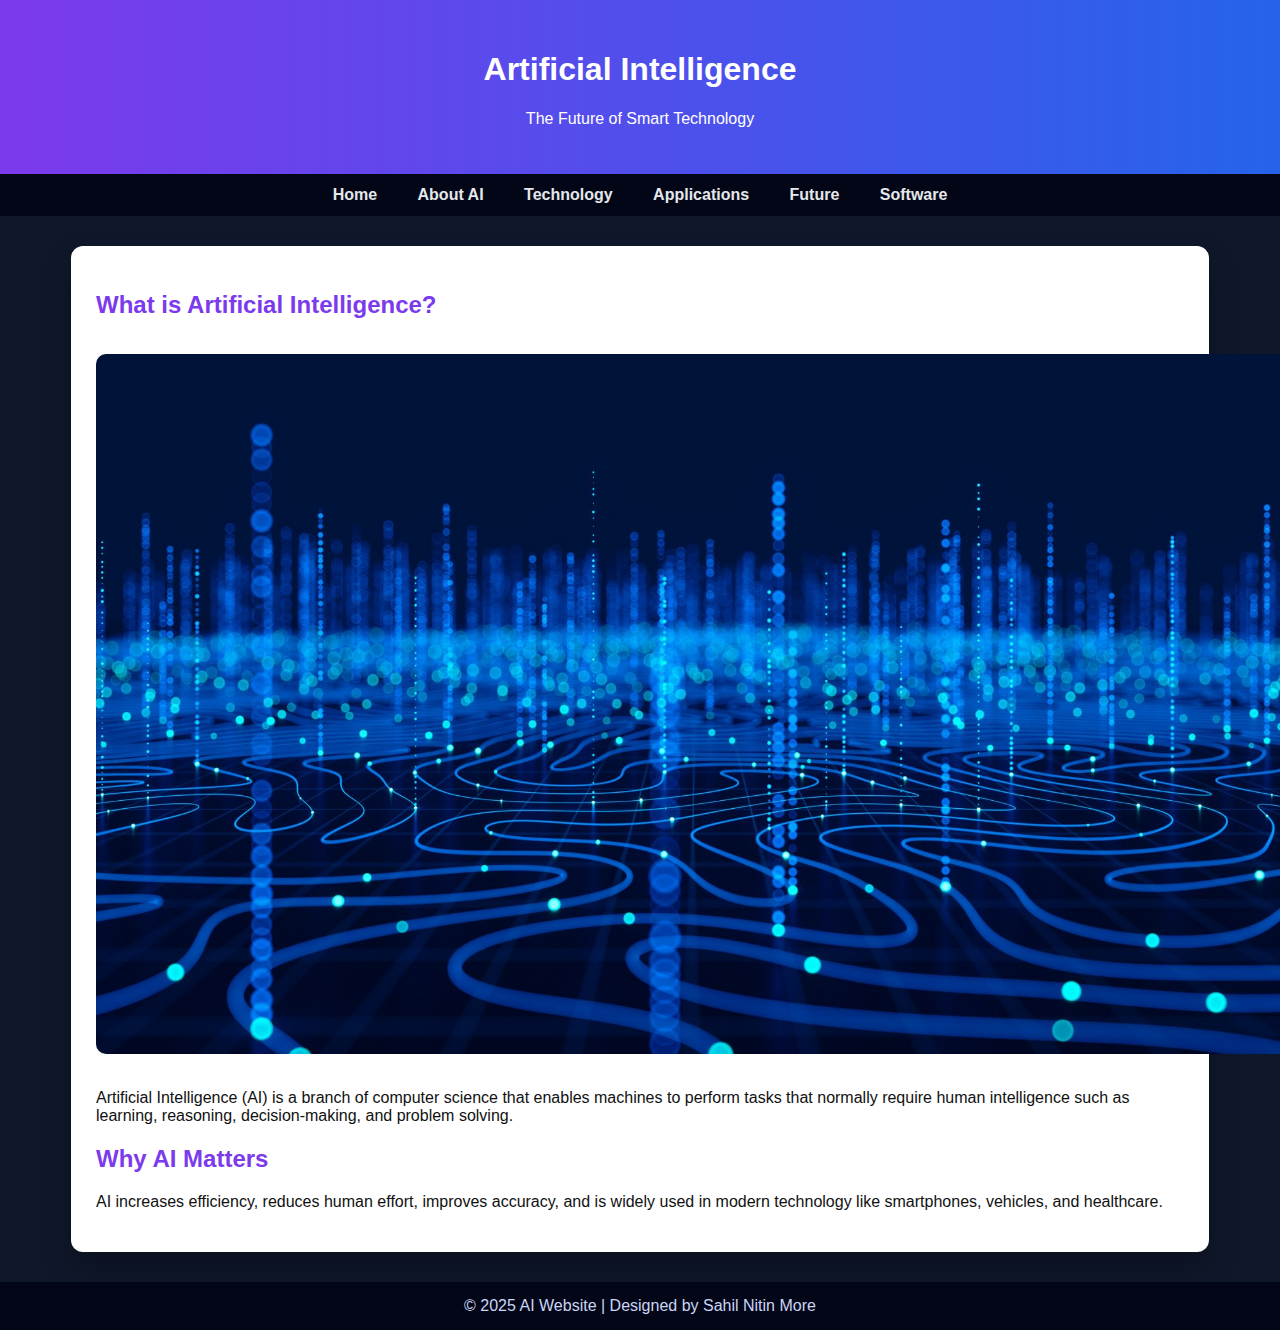
<file: index.html>
<!DOCTYPE html>
<html>
<head>
<title>AI Home</title>
<link rel="stylesheet" href="style.css">
</head>
<body>

<header>
<h1>Artificial Intelligence</h1>
<p>The Future of Smart Technology</p>
</header>

<nav>
<a href="index.html">Home</a>
<a href="about.html">About AI</a>
<a href="technology.html">Technology</a>
<a href="applications.html">Applications</a>
<a href="future.html">Future</a>
<a href="software.html">Software</a>


</nav>

<section class="content">
<h2>What is Artificial Intelligence?</h2>
<img src="ai-home.jpg" height="700px" width="1200px">

<p>
Artificial Intelligence (AI) is a branch of computer science that enables
machines to perform tasks that normally require human intelligence such as
learning, reasoning, decision-making, and problem solving.
</p>

<h2>Why AI Matters</h2>
<p>
AI increases efficiency, reduces human effort, improves accuracy, and is
widely used in modern technology like smartphones, vehicles, and healthcare.
</p>
</section>

<footer>
© 2025 AI Website | Designed by Sahil Nitin More
</footer>

</body>
</html>
</file>
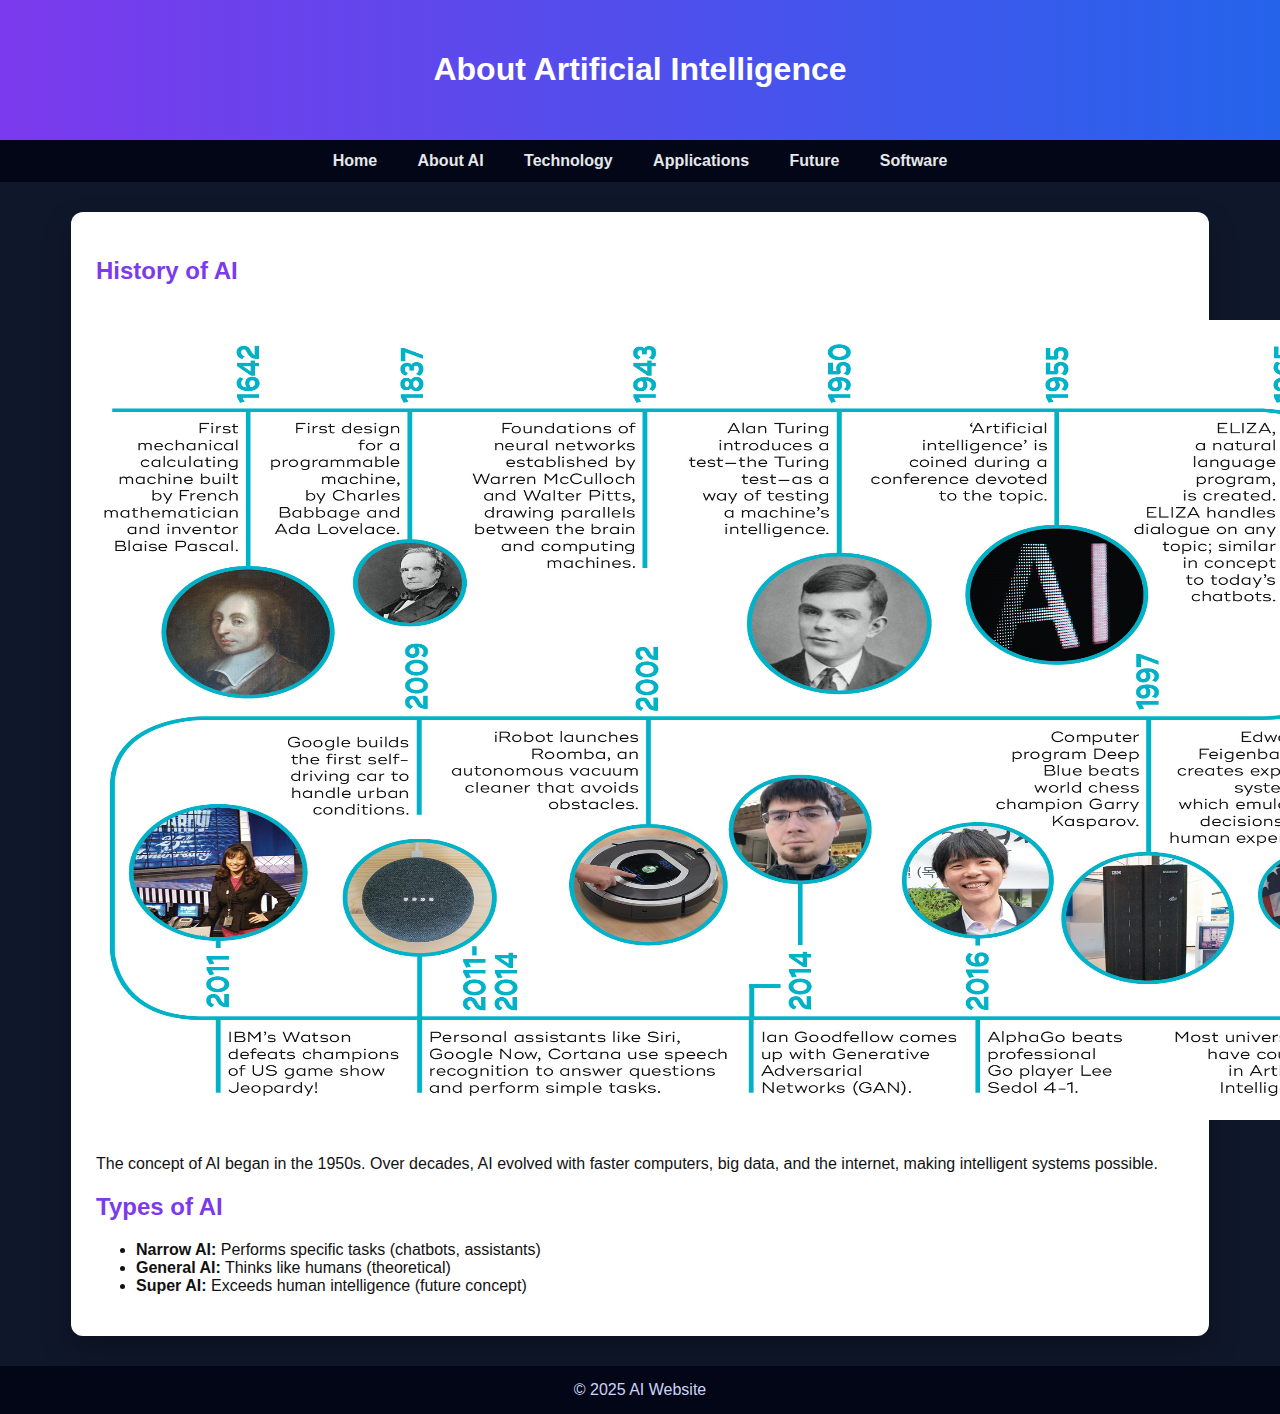
<file: about.html>
<!DOCTYPE html>
<html>
<head>
<title>About AI</title>
<link rel="stylesheet" href="style.css">
</head>
<body>

<header><h1>About Artificial Intelligence</h1></header>

<nav>
<a href="index.html">Home</a>
<a href="about.html">About AI</a>
<a href="technology.html">Technology</a>
<a href="applications.html">Applications</a>
<a href="future.html">Future</a>
<a href="software.html">Software</a>


</nav>

<section class="content">
<h2>History of AI</h2>
<img src="ai-history.jpg" height="800px" width="1300px">

<p>
The concept of AI began in the 1950s. Over decades, AI evolved with faster
computers, big data, and the internet, making intelligent systems possible.
</p>

<h2>Types of AI</h2>
<ul>
<li><b>Narrow AI:</b> Performs specific tasks (chatbots, assistants)</li>
<li><b>General AI:</b> Thinks like humans (theoretical)</li>
<li><b>Super AI:</b> Exceeds human intelligence (future concept)</li>
</ul>
</section>

<footer>© 2025 AI Website</footer>

</body>
</html>
</file>
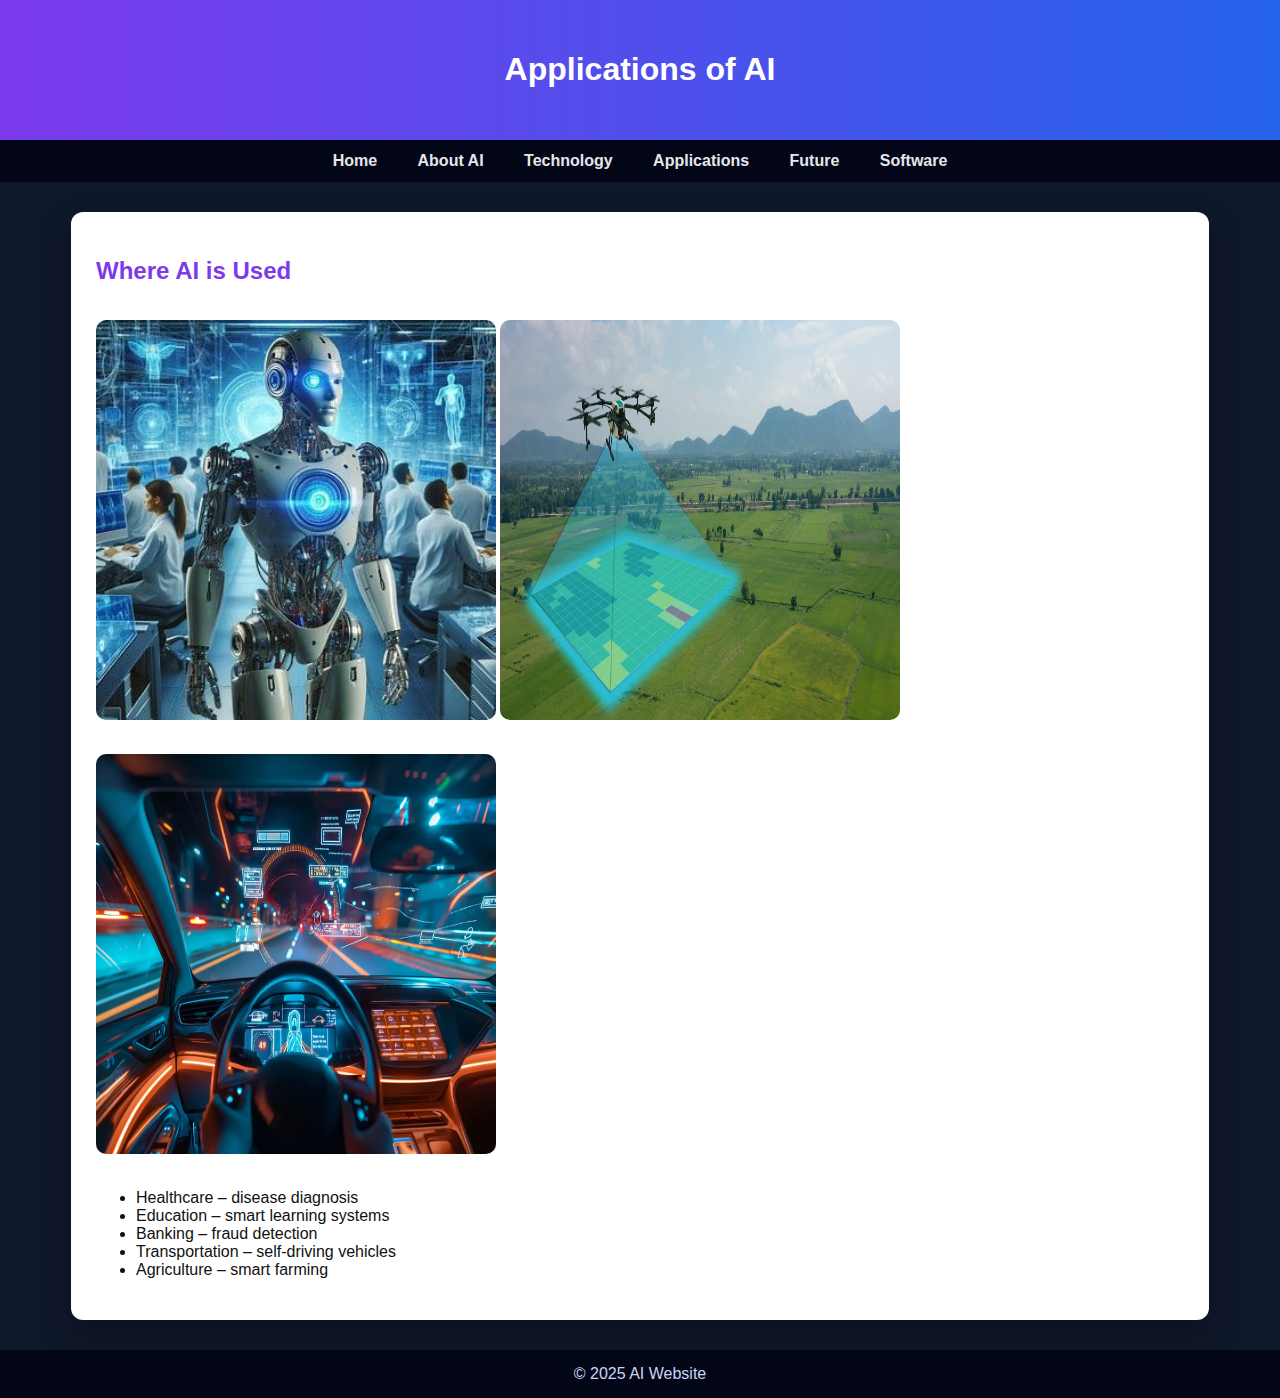
<file: applications.html>
<!DOCTYPE html>
<html>
<head>
<title>AI Applications</title>
<link rel="stylesheet" href="style.css">
</head>
<body>

<header><h1>Applications of AI</h1></header>

<nav>
<a href="index.html">Home</a>
<a href="about.html">About AI</a>
<a href="technology.html">Technology</a>
<a href="applications.html">Applications</a>
<a href="future.html">Future</a>
<a href="software.html">Software</a>



</nav>

<section class="content">
<h2>Where AI is Used</h2>
<img src="ai-applications.jpg" height="400 px" width="400px">
<img src="agri.jpg" height="400px" width="400px">

<img src="Transportation.jpg" height="400px" width="400px">



<ul>
<li>Healthcare – disease diagnosis</li>
<li>Education – smart learning systems</li>
<li>Banking – fraud detection</li>
<li>Transportation – self-driving vehicles</li>
<li>Agriculture – smart farming</li>
</ul>
</section>

<footer>© 2025 AI Website</footer>

</body>
</html>
</file>
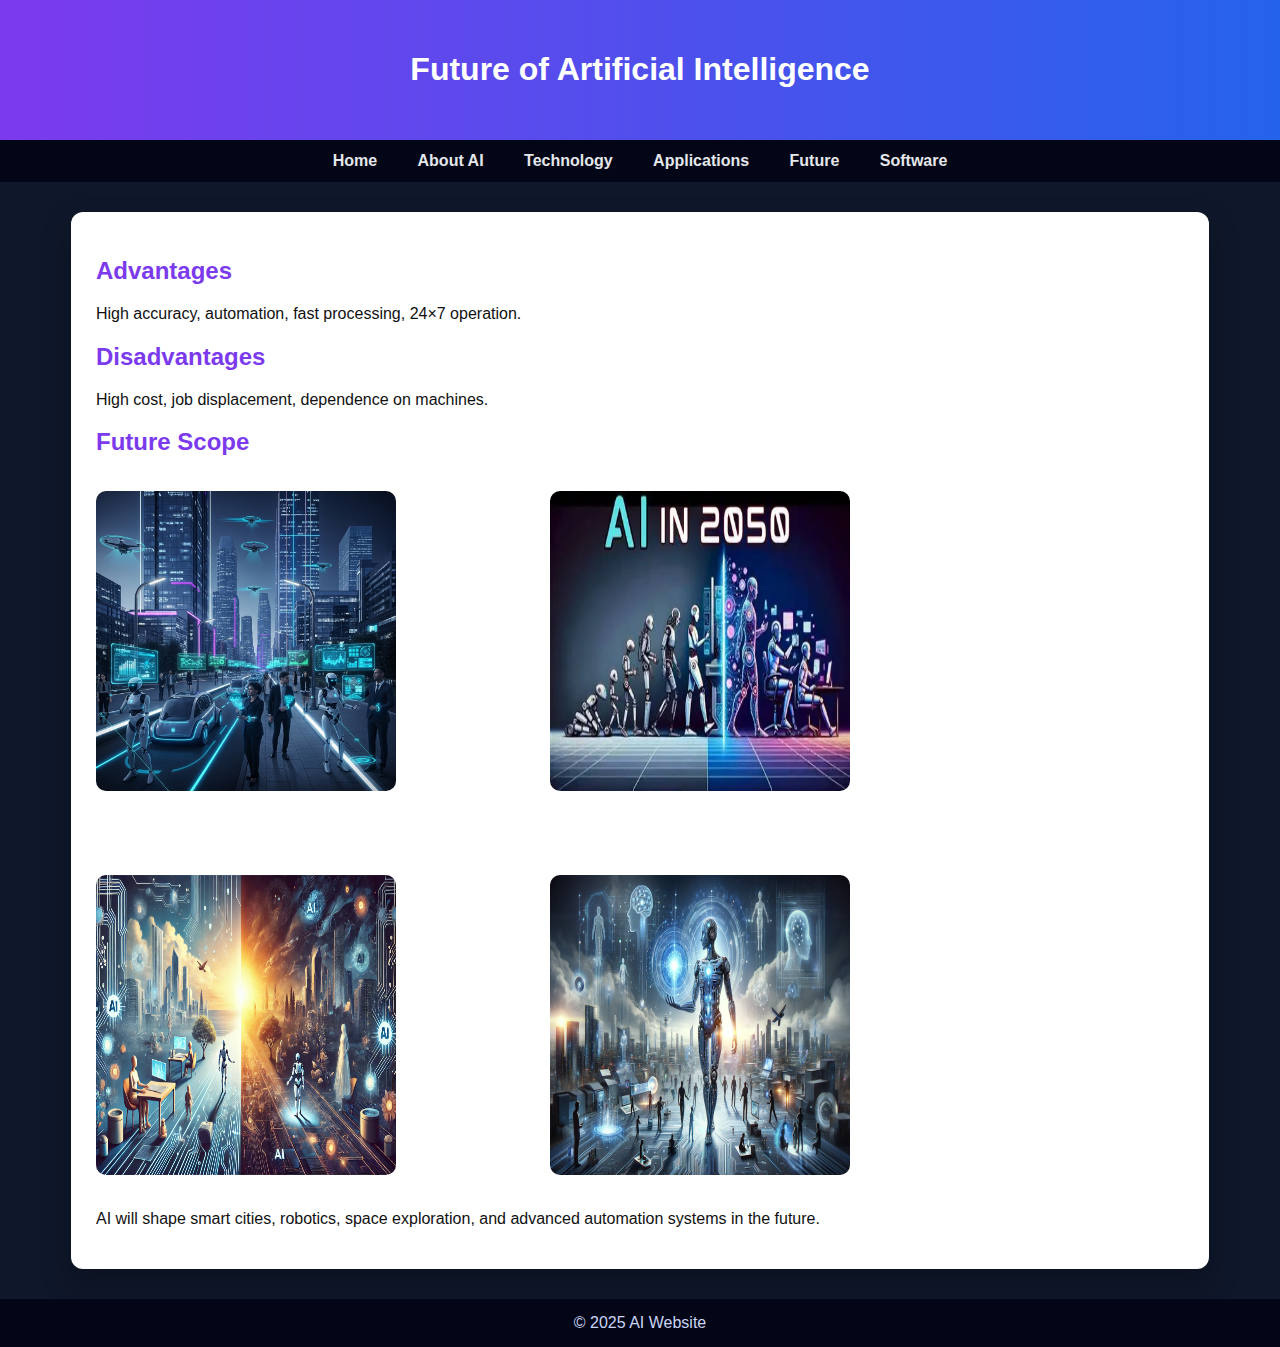
<file: future.html>
<!DOCTYPE html>
<html>
<head>
    <title>Future of AI</title>
    <link rel="stylesheet" href="style.css">
</head>
<body>

<header>
    <h1>Future of Artificial Intelligence</h1>
</header>

<nav>
    <a href="index.html">Home</a>
    <a href="about.html">About AI</a>
    <a href="technology.html">Technology</a>
    <a href="applications.html">Applications</a>
    <a href="future.html">Future</a>
<a href="software.html">Software</a>


</nav>

<section class="content">

    <h2>Advantages</h2>
    <p>High accuracy, automation, fast processing, 24×7 operation.</p>

    <h2>Disadvantages</h2>
    <p>High cost, job displacement, dependence on machines.</p>

    <h2>Future Scope</h2>

    <!-- First Row -->
    <img src="ai-future.jpg"
         height="300"
         width="300"
         style="margin-right:150px; margin-bottom:40px;">

    <img src="future.jpg"
         height="300"
         width="300"
         style="margin-bottom:40px;">

    <br>

    <!-- Second Row -->
    <img src="future1.jpg"
         height="300"
         width="300"
         style="margin-right:150px; margin-top:40px;">

    <img src="future2.jpg"
         height="300"
         width="300"
         style="margin-top:40px;">

    <p>
        AI will shape smart cities, robotics, space exploration, and advanced
        automation systems in the future.
    </p>

</section>

<footer>
    © 2025 AI Website
</footer>

</body>
</html>
</file>
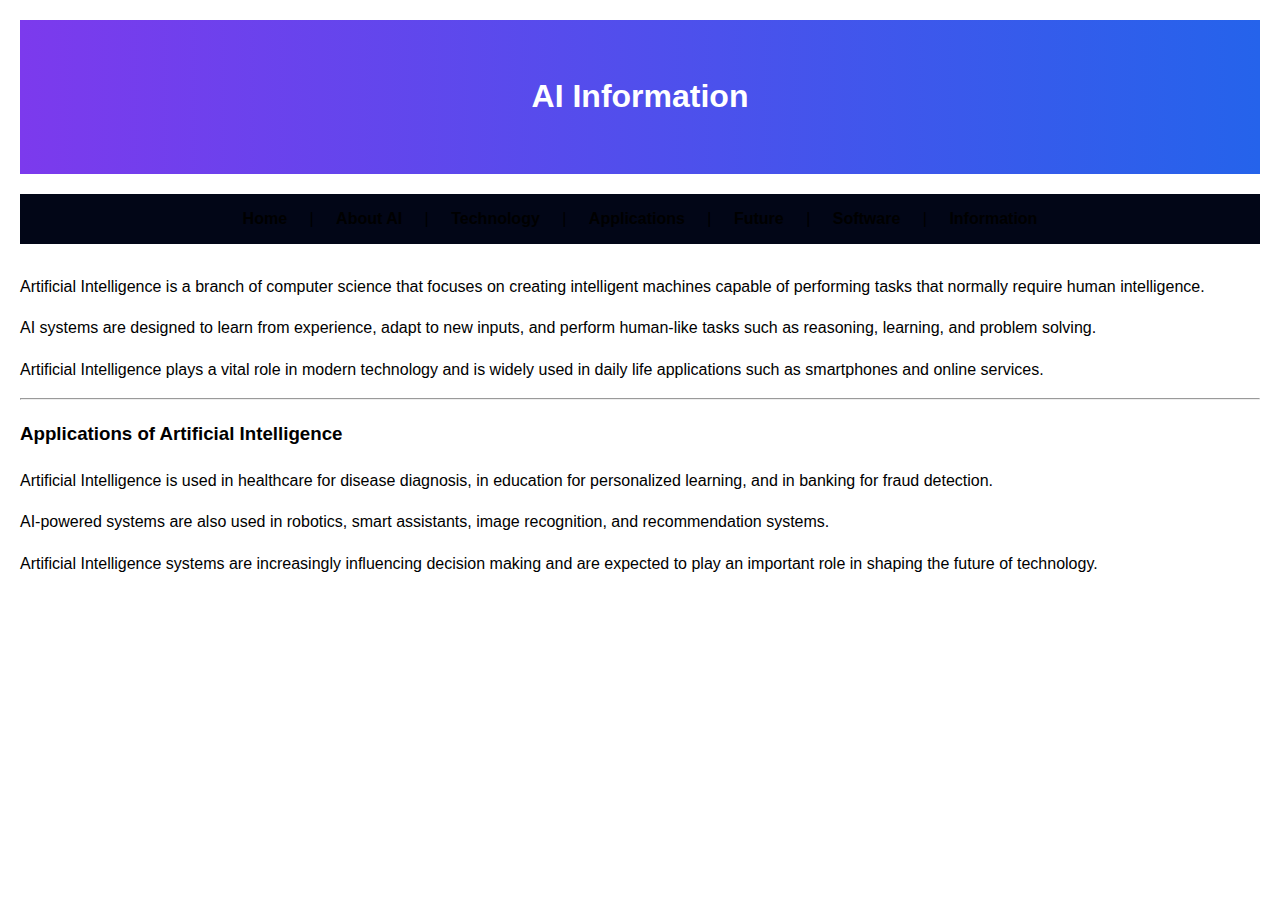
<file: information.html>
<!DOCTYPE html>
<html>
<head>
    <title>Inline CSS - Artificial Intelligence</title>
    <link rel="stylesheet" href="style.css">
</head>

<body style="color:black; background-color:white; font-family:Arial, sans-serif; margin:20px; line-height:1.6;">

<header style="text-align:center; margin-bottom:20px;">
    <h1>AI Information</h1>
</header>

<nav style="text-align:center; margin-bottom:30px;">
    <a href="index.html" style="color:black;">Home</a> |
    <a href="about.html" style="color:black;">About AI</a> |
    <a href="technology.html" style="color:black;">Technology</a> |
    <a href="applications.html" style="color:black;">Applications</a> |
    <a href="future.html" style="color:black;">Future</a> |
    <a href="software.html" style="color:black;">Software</a> |
    <a href="information.html" style="color:black;">Information</a>
</nav>

<p>
Artificial Intelligence is a branch of computer science that focuses on
creating intelligent machines capable of performing tasks that normally
require human intelligence.
</p>

<p>
AI systems are designed to learn from experience, adapt to new inputs,
and perform human-like tasks such as reasoning, learning, and problem solving.
</p>

<p>
Artificial Intelligence plays a vital role in modern technology and is
widely used in daily life applications such as smartphones and online services.
</p>

<hr>

<h3>Applications of Artificial Intelligence</h3>

<p>
Artificial Intelligence is used in healthcare for disease diagnosis,
in education for personalized learning, and in banking for fraud detection.
</p>

<p>
AI-powered systems are also used in robotics, smart assistants,
image recognition, and recommendation systems.
</p>

<p>
Artificial Intelligence systems are increasingly influencing decision making
and are expected to play an important role in shaping the future of technology.
</p>

</body>
</html>
</file>
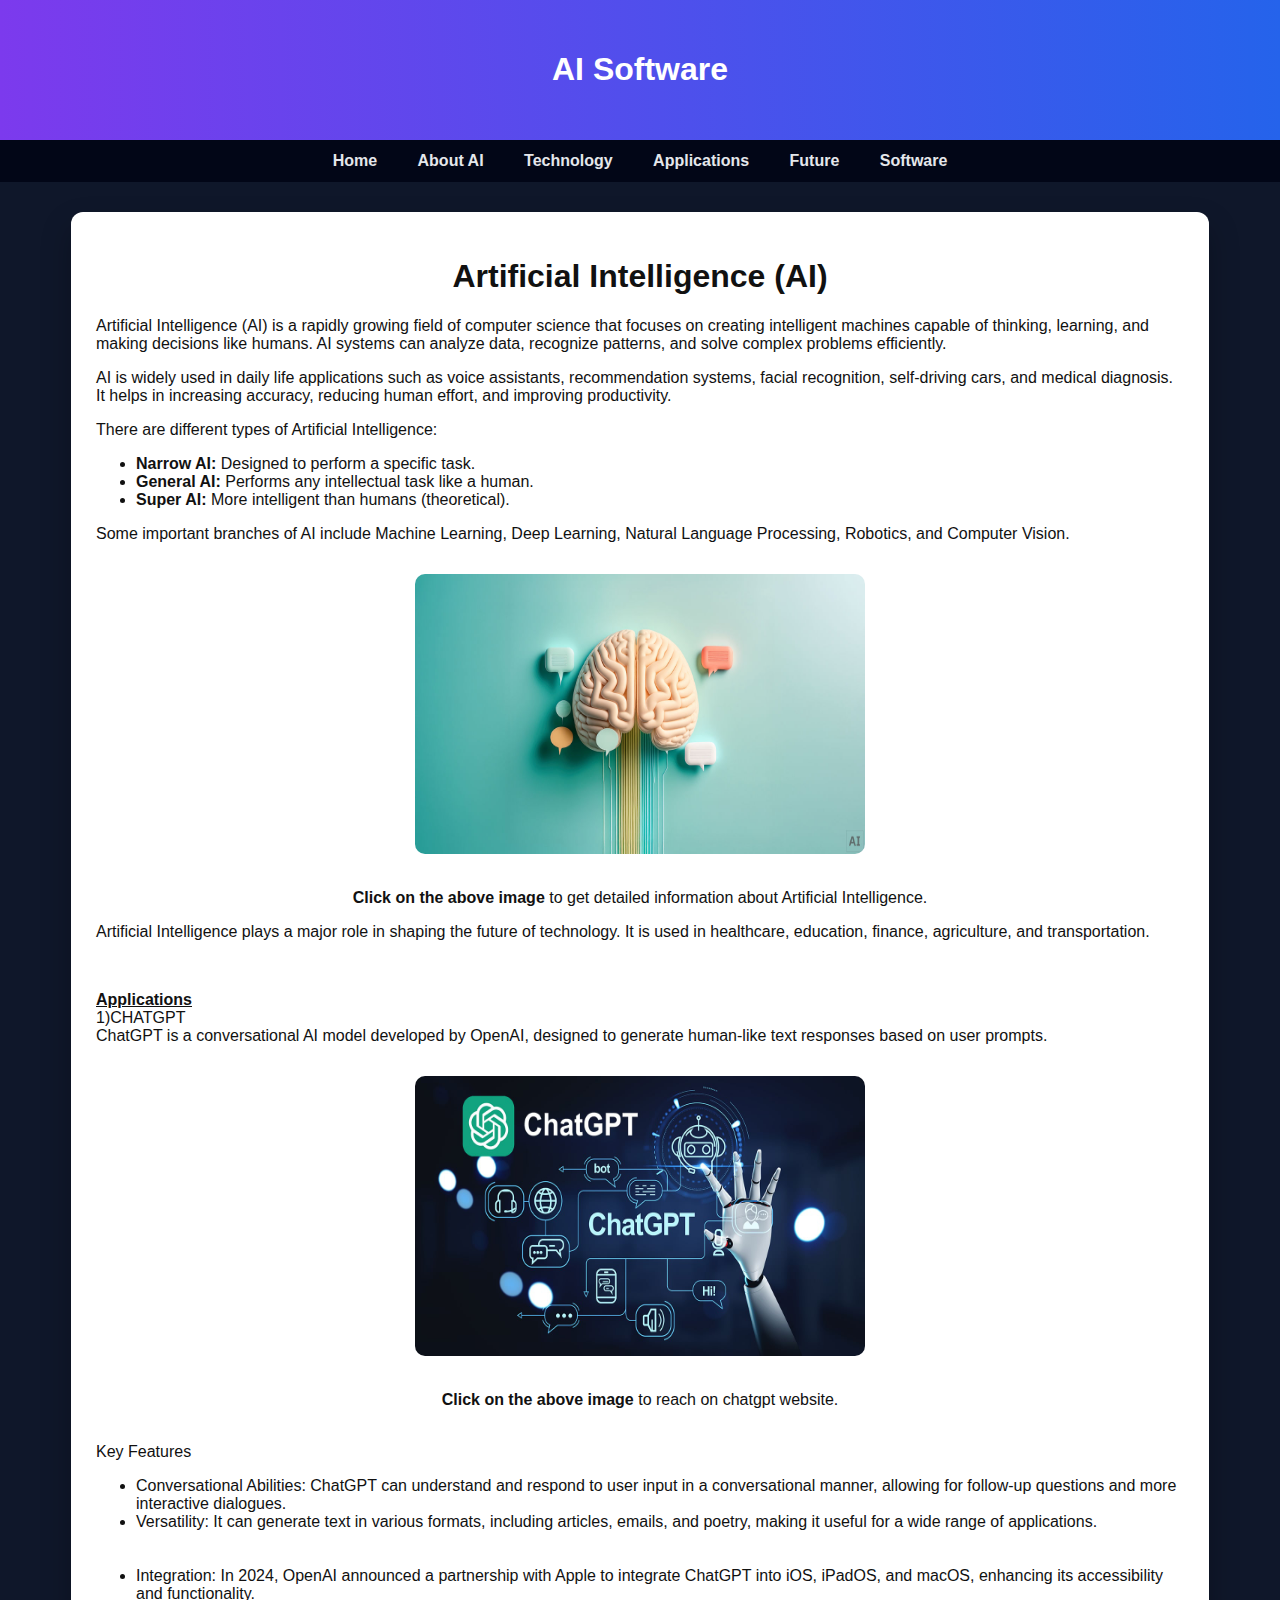
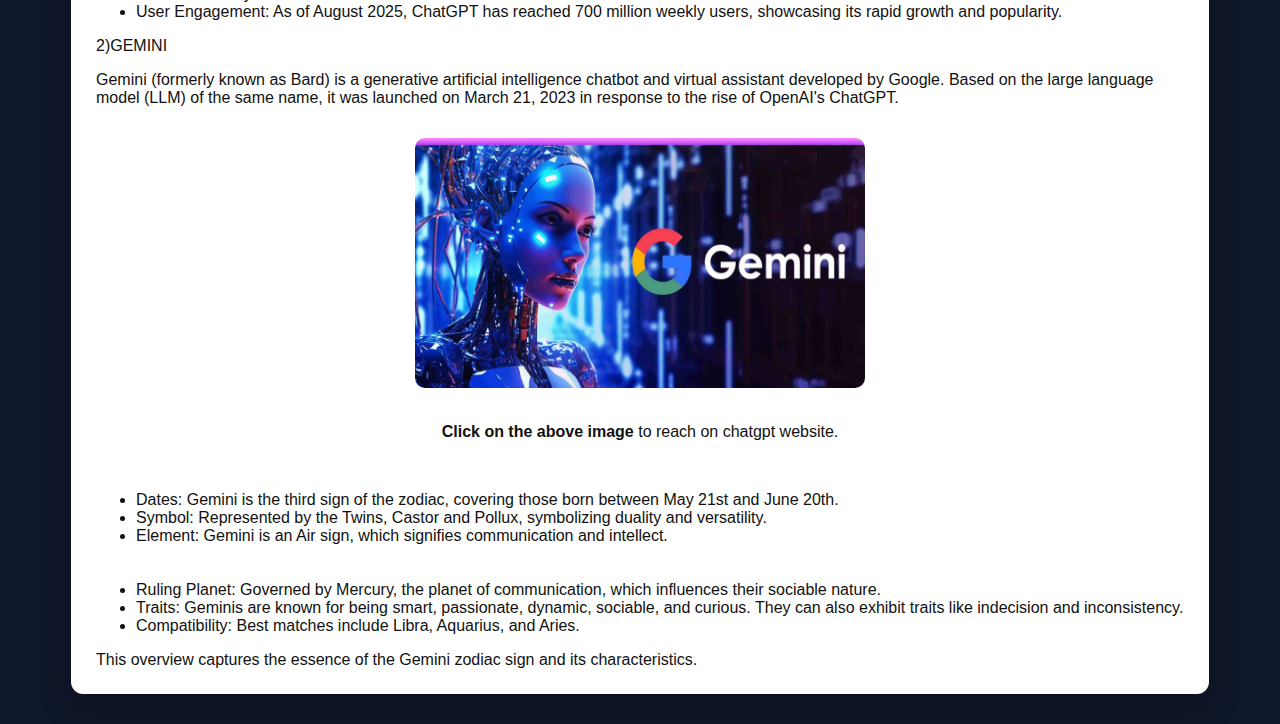
<file: software.html>
<!DOCTYPE html>
<html>
<head>
    <title>Future of AI</title>
    <link rel="stylesheet" href="style.css">
</head>
<body>

<header>
    <h1> AI Software </h1>
</header>

<nav>
    <a href="index.html">Home</a>
    <a href="about.html">About AI</a>
    <a href="technology.html">Technology</a>
    <a href="applications.html">Applications</a>
    <a href="future.html">Future</a>
    <a href="software.html" >Software</a>


</nav>

<section class="content">

    






    <h1 align="center">Artificial Intelligence (AI)</h1>

    <p>
        Artificial Intelligence (AI) is a rapidly growing field of computer science
        that focuses on creating intelligent machines capable of thinking, learning,
        and making decisions like humans. AI systems can analyze data, recognize
        patterns, and solve complex problems efficiently.
    </p>

    <p>
        AI is widely used in daily life applications such as voice assistants,
        recommendation systems, facial recognition, self-driving cars, and medical
        diagnosis. It helps in increasing accuracy, reducing human effort, and
        improving productivity.
    </p>

    <p>There are different types of Artificial Intelligence:</p>

    <ul>
        <li><b>Narrow AI:</b> Designed to perform a specific task.</li>
        <li><b>General AI:</b> Performs any intellectual task like a human.</li>
        <li><b>Super AI:</b> More intelligent than humans (theoretical).</li>
    </ul>

    <p>
        Some important branches of AI include Machine Learning, Deep Learning,
        Natural Language Processing, Robotics, and Computer Vision.
    </p>

    <center>
        <a href="https://www.ibm.com/topics/artificial-intelligence" target="_blank">
            <img src="ai.jpg" width="450" height="280" alt="Artificial Intelligence Image">
        </a>
    </center>

    <p align="center">
        <b>Click on the above image</b> to get detailed information about Artificial Intelligence.
    </p>

    <p>
        Artificial Intelligence plays a major role in shaping the future of technology.
        It is used in healthcare, education, finance, agriculture, and transportation.
    </p>
<br>


   <p>
<b><u>Applications</b></u>
<br>

1)CHATGPT
<br>
ChatGPT is a conversational AI model developed by OpenAI, designed to generate human-like text responses based on user prompts.

<center>
   <a href="https://chatgpt.com/?utm_source=microsoft&utm_medium=paid_search&utm_campaign=MSFT_C_SEM_BBR_Core_CHT_BAU_ACQ_PER_MIX_ALL_APAC_IN_EN_110625&c_id=570613014&c_agid=1175379920558659&c_crid=&c_kwid={keywordid}&c_ims=&c_pms=155058&c_nw=o&c_dvc=c&msclkid=6fed404c2c7514dcf1672900e9f5d3be" target="_blank">
  <img src="chatgpt.jpg"width="450" height="280" alt="chatgpt Image">
  </a>
</center>
<p align="center">
    <b>Click on the above image </b>to reach on chatgpt website.
     </p>
<br>


Key Features
<ul>
<li>Conversational Abilities: ChatGPT can understand and respond to user input in a conversational manner, allowing for follow-up questions and more interactive dialogues. </li>

<li>Versatility: It can generate text in various formats, including articles, emails, and poetry, making it useful for a wide range of applications. </li>
<br>
<br>

<li>Integration: In 2024, OpenAI announced a partnership with Apple to integrate ChatGPT into iOS, iPadOS, and macOS, enhancing its accessibility and functionality. </li>


<li>User Engagement: As of August 2025, ChatGPT has reached 700 million weekly users, showcasing its rapid growth and popularity. </li>


</ul>

</p>

<p>
2)GEMINI

<p>
Gemini (formerly known as Bard) is a generative artificial intelligence chatbot and virtual assistant developed by Google. Based on the large language model (LLM) of the same name, it was launched on March 21, 2023 in response to the rise of OpenAI's ChatGPT.

</p>

<center>
  <a href="https://gemini.google.com/app"  target="__blank">  <!--- if we not use target blank then it covers all data below this as link--->
 <img src="gemini.jpg" width="450" height ="250" alt ="gemini image">
</a>
</center>
<p align="center">
    <b>Click on the above image </b>to reach on chatgpt website.
     </p>
<br>


<ul>
<li>Dates: Gemini is the third sign of the zodiac, covering those born between May 21st and June 20th. </li>

<li>Symbol: Represented by the Twins, Castor and Pollux, symbolizing duality and versatility.  </li>


<li>Element: Gemini is an Air sign, which signifies communication and intellect.  </li><br><br>

 
<li>Ruling Planet: Governed by Mercury, the planet of communication, which influences their sociable nature.  </li>


<li>Traits: Geminis are known for being smart, passionate, dynamic, sociable, and curious. They can also exhibit traits like indecision and inconsistency. </li>
 

<li>Compatibility: Best matches include Libra, Aquarius, and Aries. 
 </li>

</ul>
This overview captures the essence of the Gemini zodiac sign and its characteristics.














</body>
</html>
</file>
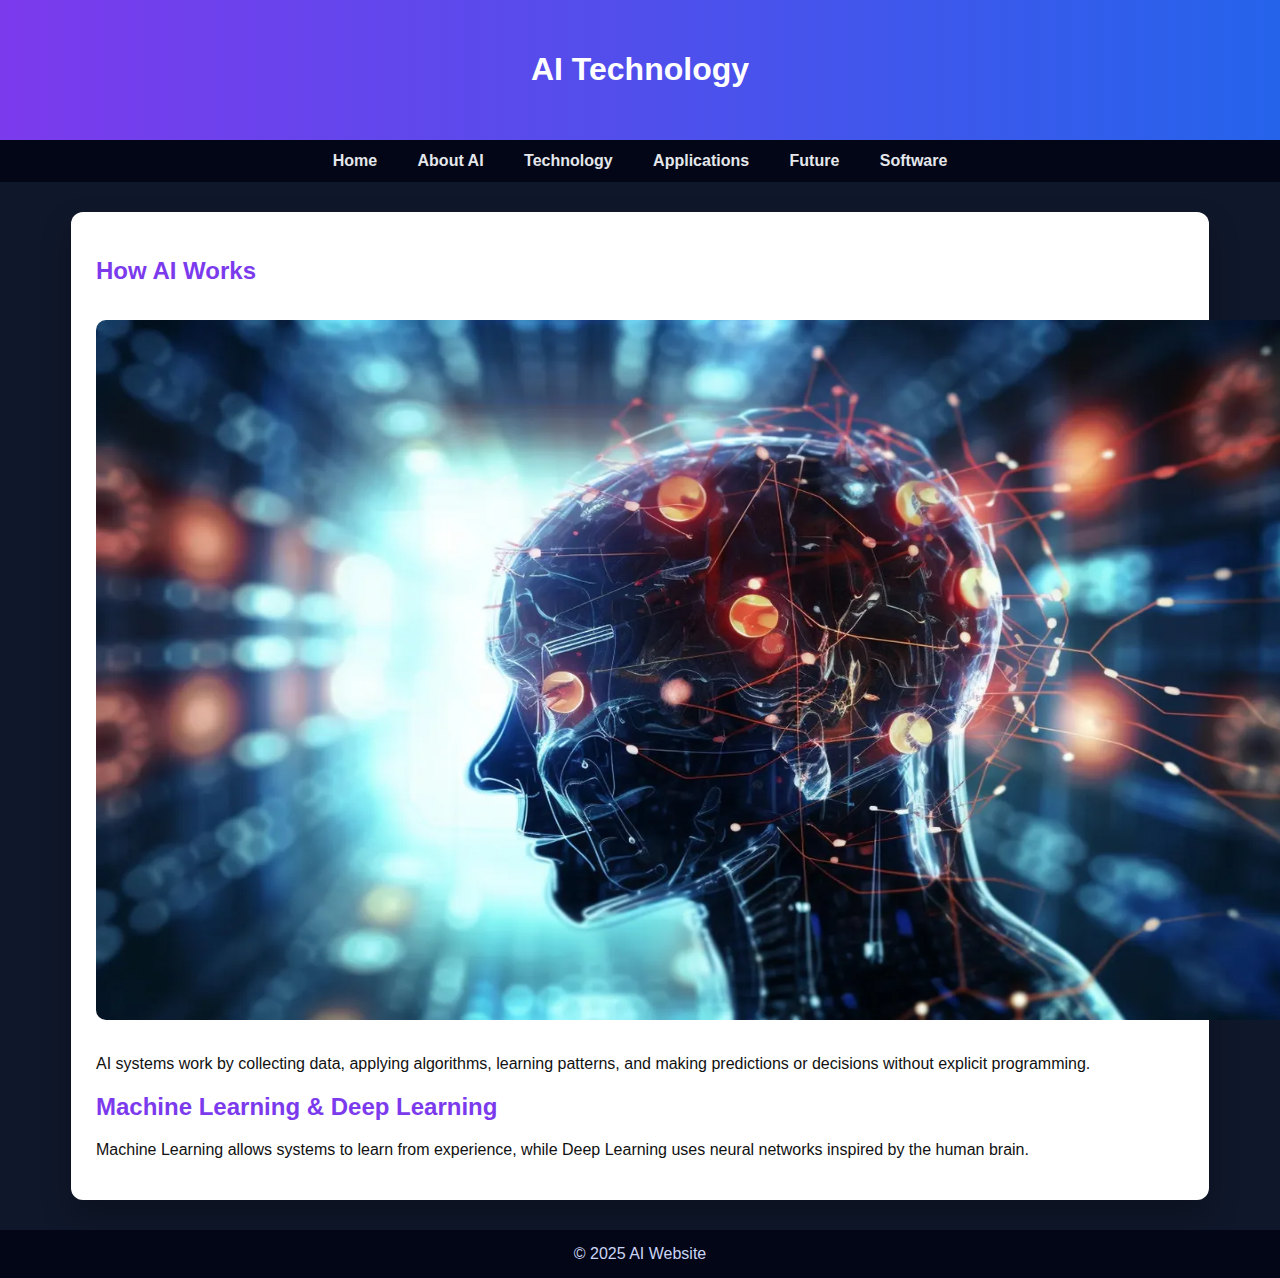
<file: technology.html>
<!DOCTYPE html>
<html>
<head>
<title>AI Technology</title>
<link rel="stylesheet" href="style.css">
</head>
<body>

<header><h1>AI Technology</h1></header>

<nav>
<a href="index.html">Home</a>
<a href="about.html">About AI</a>
<a href="technology.html">Technology</a>
<a href="applications.html">Applications</a>
<a href="future.html">Future</a>
<a href="software.html">Software</a>



</nav>

<section class="content">
<h2>How AI Works</h2>
<img src="ai-ml.jpg" height="700px" width="1200px">

<p>
AI systems work by collecting data, applying algorithms, learning patterns,
and making predictions or decisions without explicit programming.
</p>

<h2>Machine Learning & Deep Learning</h2>
<p>
Machine Learning allows systems to learn from experience, while Deep Learning
uses neural networks inspired by the human brain.
</p>
</section>

<footer>© 2025 AI Website</footer>

</body>
</html>
</file>
<file: style.css>
body{
    margin:0;
    font-family:Segoe UI, Arial;
    background:#0f172a;
    color:#111;
}

header{
    background:linear-gradient(90deg,#7c3aed,#2563eb);
    color:white;
    text-align:center;
    padding:30px;
}

nav{
    background:#020617;
    padding:12px;
    text-align:center;
}

nav a{
    color:#e5e7eb;
    margin:0 18px;
    text-decoration:none;
    font-weight:600;
}

nav a:hover{
    color:#22c55e;
}

.content{
    background:white;
    margin:30px auto;
    padding:25px;
    width:85%;
    border-radius:12px;
    box-shadow:0 15px 30px rgba(0,0,0,0.25);
}

/* Image styling WITHOUT size control */
.content img{
    border-radius:10px;
    margin:15px 0;
}

h2{
    color:#7c3aed;
}

footer{
    background:#020617;
    color:#cbd5f5;
    text-align:center;
    padding:15px;
}
</file>
